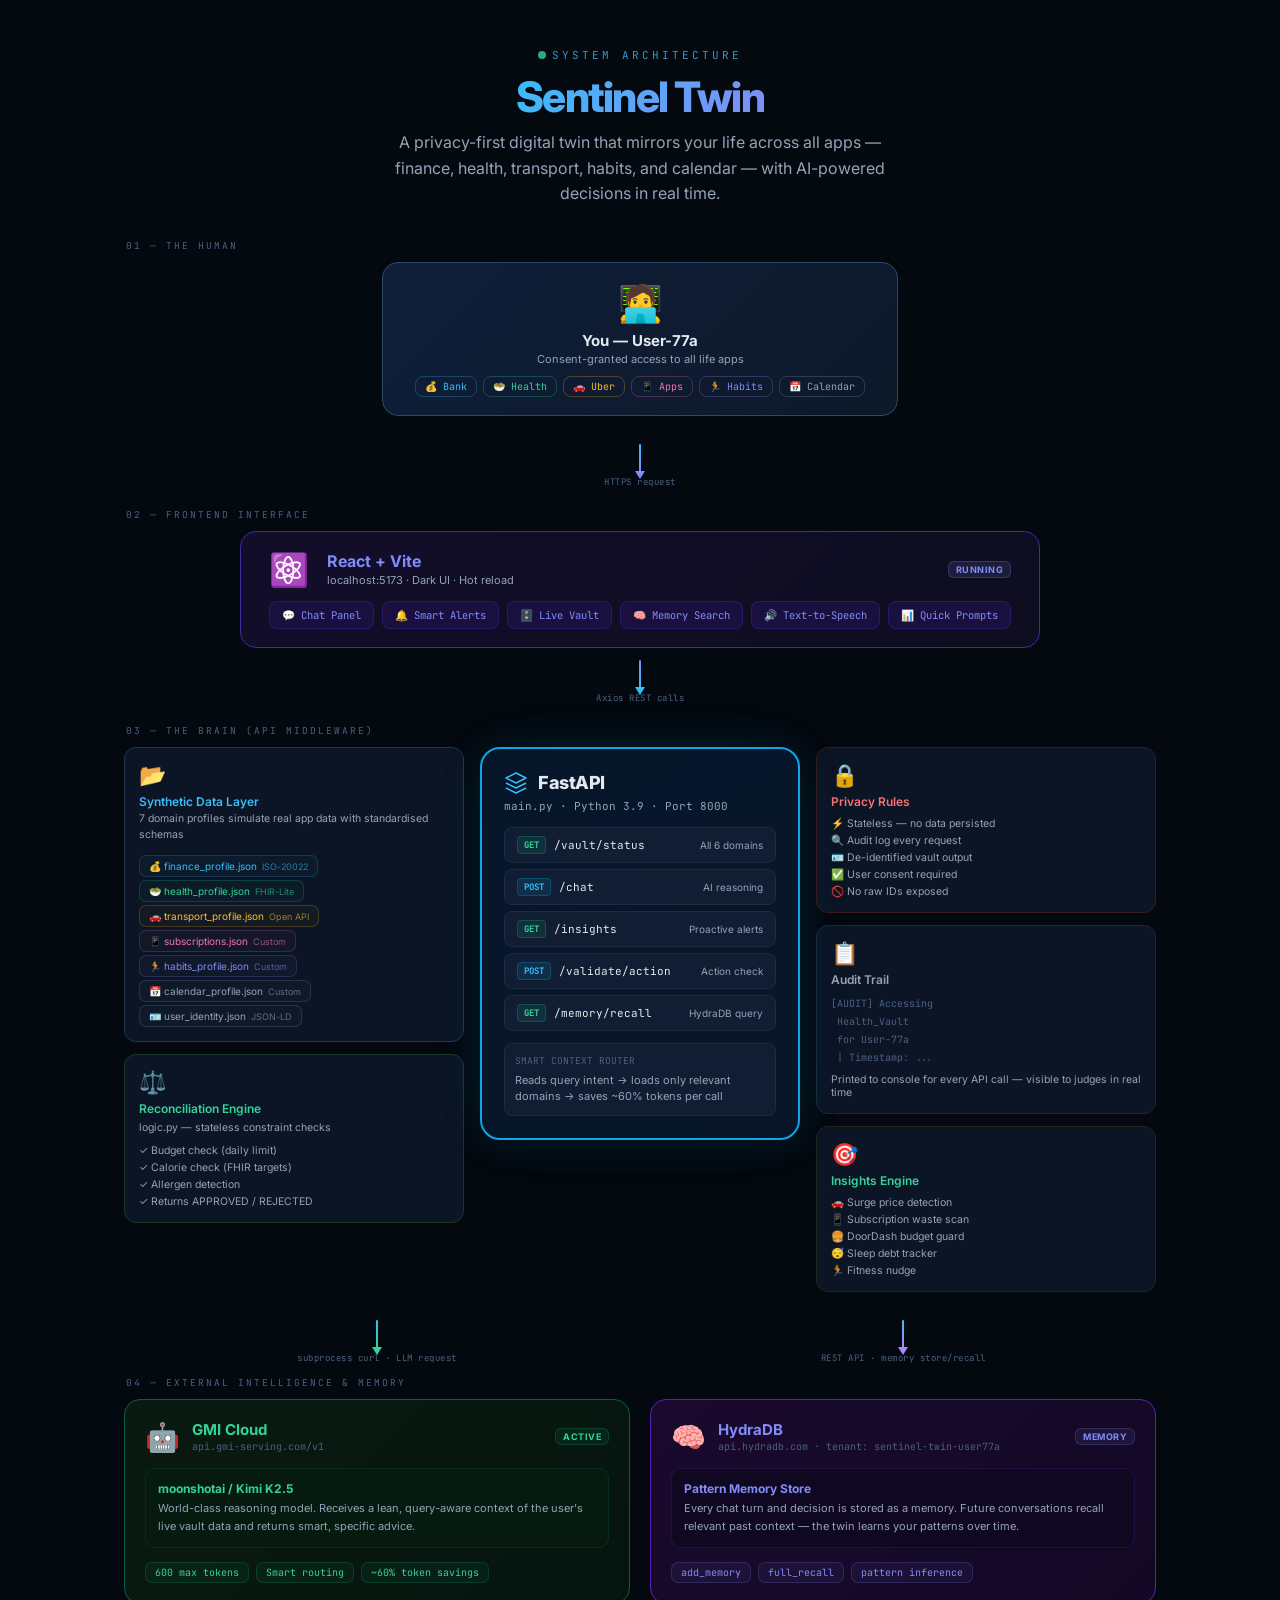
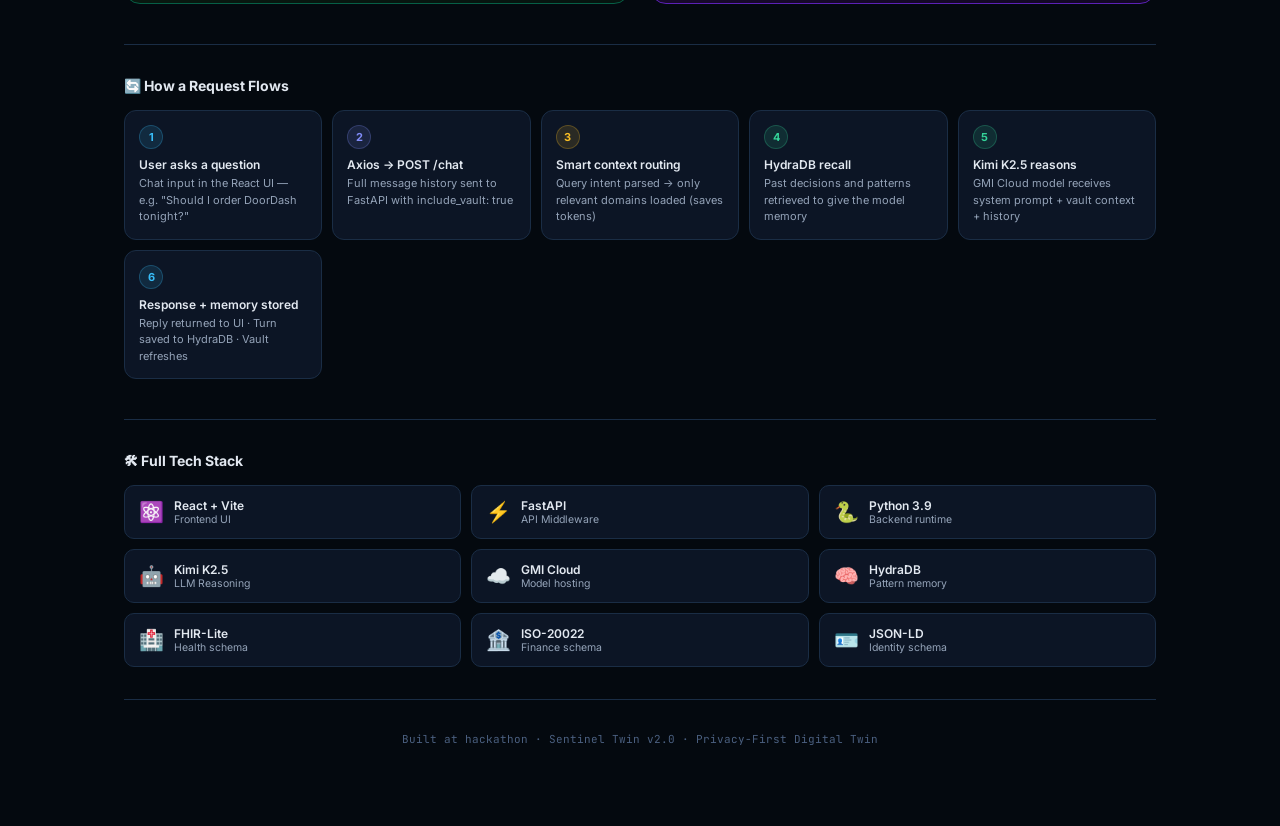
<file: Hackathon-Sentinel-Ai-Twin/architecture.html>
<!DOCTYPE html>
<html lang="en">
<head>
<meta charset="UTF-8"/>
<meta name="viewport" content="width=device-width, initial-scale=1.0"/>
<title>Sentinel Twin — Architecture</title>
<link href="https://fonts.googleapis.com/css2?family=Inter:wght@300;400;500;600;700;800&family=JetBrains+Mono:wght@400;500&display=swap" rel="stylesheet"/>
<style>
*,*::before,*::after{box-sizing:border-box;margin:0;padding:0}
:root{
  --bg:#04090f;
  --bg2:#080f1c;
  --bg3:#0c1525;
  --bg4:#101d32;
  --cyan:#38bdf8;
  --cyan2:#0ea5e9;
  --purple:#818cf8;
  --green:#34d399;
  --amber:#fbbf24;
  --red:#f87171;
  --pink:#f472b6;
  --border:#1a2d45;
  --border2:#1f3a58;
  --text:#e2e8f0;
  --text2:#94a3b8;
  --text3:#4b6080;
}
body{background:var(--bg);color:var(--text);font-family:'Inter',sans-serif;min-height:100vh;overflow-x:hidden}

/* ── HEADER ── */
.header{text-align:center;padding:48px 20px 32px;position:relative}
.header-eyebrow{font-size:11px;font-family:'JetBrains Mono',monospace;letter-spacing:3px;color:var(--cyan);text-transform:uppercase;margin-bottom:12px;opacity:0.8}
.header h1{font-size:42px;font-weight:800;letter-spacing:-1.5px;line-height:1.1}
.header h1 span{background:linear-gradient(135deg,var(--cyan),var(--purple));-webkit-background-clip:text;-webkit-text-fill-color:transparent}
.header p{color:var(--text2);font-size:16px;margin-top:10px;max-width:520px;margin-inline:auto;line-height:1.6}
.live-dot{display:inline-block;width:8px;height:8px;border-radius:50%;background:var(--green);margin-right:6px;animation:pulse 2s ease infinite}
@keyframes pulse{0%,100%{box-shadow:0 0 0 0 #34d39966}50%{box-shadow:0 0 0 8px transparent}}

/* ── CANVAS ── */
.canvas{max-width:1080px;margin:0 auto;padding:0 24px 60px;position:relative}

/* ── SECTION LABEL ── */
.section-label{font-size:9.5px;font-family:'JetBrains Mono',monospace;letter-spacing:2px;text-transform:uppercase;color:var(--text3);margin-bottom:10px;padding-left:2px}

/* ── CARDS ── */
.card{background:var(--bg3);border:1px solid var(--border);border-radius:14px;padding:16px 18px;position:relative;transition:border-color .2s}
.card:hover{border-color:var(--border2)}
.card-title{font-size:13px;font-weight:600;display:flex;align-items:center;gap:8px}
.card-sub{font-size:11px;color:var(--text2);margin-top:3px;font-family:'JetBrains Mono',monospace}
.card-badge{font-size:9px;font-weight:700;padding:2px 7px;border-radius:6px;letter-spacing:.5px;margin-left:auto;flex-shrink:0}

/* ── ROW 1: USER ── */
.row-user{display:flex;justify-content:center;margin-bottom:28px}
.user-card{background:linear-gradient(135deg,#0f1f3a,#0d1829);border:1.5px solid #2a4a6b;border-radius:16px;padding:18px 32px;text-align:center;min-width:280px}
.user-icon{font-size:36px;margin-bottom:6px}
.user-title{font-size:15px;font-weight:700}
.user-sub{font-size:11px;color:var(--text2);margin-top:2px}
.user-tags{display:flex;gap:6px;justify-content:center;margin-top:10px;flex-wrap:wrap}
.tag{font-size:10px;padding:3px 9px;border-radius:8px;font-family:'JetBrains Mono',monospace;border:1px solid}

/* ── ROW 2: FRONTEND ── */
.row-frontend{display:flex;justify-content:center;margin-bottom:28px}
.frontend-card{background:linear-gradient(135deg,#130d2a,#0e0d20);border:1.5px solid #3730a3;border-radius:16px;padding:18px 28px;min-width:480px}
.frontend-inner{display:flex;align-items:center;gap:18px}
.frontend-icon{font-size:32px}
.frontend-panels{display:flex;gap:8px;margin-top:12px;flex-wrap:wrap}
.fp{background:#1a1040;border:1px solid #3730a360;border-radius:8px;padding:6px 12px;font-size:10.5px;color:var(--purple);font-family:'JetBrains Mono',monospace}

/* ── ROW 3: BRAIN ── */
.row-brain{display:grid;grid-template-columns:1fr 320px 1fr;gap:16px;margin-bottom:28px;align-items:start}

.brain-card{background:linear-gradient(145deg,#061629,#08152a);border:2px solid var(--cyan2);border-radius:20px;padding:22px;box-shadow:0 0 40px #0ea5e920,0 0 80px #0ea5e908}
.brain-title{font-size:18px;font-weight:800;letter-spacing:-.5px;display:flex;align-items:center;gap:10px}
.brain-title svg{flex-shrink:0}
.brain-sub{font-size:11px;color:var(--text2);margin-top:4px;font-family:'JetBrains Mono',monospace}
.endpoints{display:flex;flex-direction:column;gap:6px;margin-top:14px}
.ep{display:flex;align-items:center;gap:8px;background:var(--bg4);border:1px solid var(--border);border-radius:8px;padding:8px 12px}
.ep-method{font-size:9px;font-weight:700;padding:2px 6px;border-radius:4px;font-family:'JetBrains Mono',monospace;flex-shrink:0}
.ep-method.get{background:#10b98120;color:var(--green);border:1px solid #10b98140}
.ep-method.post{background:#0ea5e920;color:var(--cyan);border:1px solid #0ea5e940}
.ep-path{font-size:11px;color:var(--text);font-family:'JetBrains Mono',monospace}
.ep-desc{font-size:10px;color:var(--text2);margin-left:auto;text-align:right}

/* side columns */
.side-col{display:flex;flex-direction:column;gap:12px}
.side-card{background:var(--bg3);border:1px solid var(--border);border-radius:12px;padding:14px}
.side-icon{font-size:22px;margin-bottom:6px}
.side-title{font-size:12px;font-weight:600}
.side-sub{font-size:10.5px;color:var(--text2);margin-top:2px;line-height:1.5}
.side-stack{font-size:9.5px;font-family:'JetBrains Mono',monospace;color:var(--text3);margin-top:6px}

/* data domains left */
.domain-tag{display:inline-flex;align-items:center;gap:5px;font-size:10px;padding:4px 9px;border-radius:7px;margin:3px 3px 0 0;border:1px solid}

/* ── ROW 4: EXTERNAL ── */
.row-external{display:grid;grid-template-columns:1fr 1fr;gap:20px;margin-bottom:40px}
.ext-card{border-radius:16px;padding:20px;display:flex;flex-direction:column;gap:10px}
.ext-card.gmi{background:linear-gradient(135deg,#0a1a10,#061410);border:1.5px solid #065f46}
.ext-card.hydra{background:linear-gradient(135deg,#1a0a2e,#120824);border:1.5px solid #5b21b6}
.ext-header{display:flex;align-items:center;gap:12px}
.ext-icon{font-size:28px}
.ext-title{font-size:15px;font-weight:700}
.ext-version{font-size:10px;font-family:'JetBrains Mono',monospace;color:var(--text3);margin-top:1px}
.ext-detail{font-size:12px;color:var(--text2);line-height:1.6}
.ext-features{display:flex;gap:7px;flex-wrap:wrap;margin-top:4px}
.ef{font-size:10px;padding:3px 9px;border-radius:7px;font-family:'JetBrains Mono',monospace}

/* ── FLOW ARROWS ── */
.arrows{display:flex;flex-direction:column;align-items:center;gap:2px;margin:8px 0}
.arrow-line{width:2px;height:18px;background:linear-gradient(to bottom,var(--cyan),var(--cyan2));border-radius:1px;position:relative}
.arrow-line::after{content:'';position:absolute;bottom:-6px;left:50%;transform:translateX(-50%);width:0;height:0;border-left:5px solid transparent;border-right:5px solid transparent;border-top:7px solid var(--cyan2)}
.arrow-label{font-size:9.5px;font-family:'JetBrains Mono',monospace;color:var(--text3);letter-spacing:.5px;white-space:nowrap}

/* ── FLOW NUMBERS ── */
.flow-section{margin-bottom:40px}
.flow-title{font-size:14px;font-weight:700;margin-bottom:16px;color:var(--text)}
.flow-steps{display:grid;grid-template-columns:repeat(auto-fill,minmax(180px,1fr));gap:10px}
.flow-step{background:var(--bg3);border:1px solid var(--border);border-radius:12px;padding:14px;position:relative}
.flow-num{width:24px;height:24px;border-radius:50%;display:flex;align-items:center;justify-content:center;font-size:11px;font-weight:700;margin-bottom:8px;flex-shrink:0}
.flow-step-title{font-size:12px;font-weight:600;margin-bottom:3px}
.flow-step-desc{font-size:11px;color:var(--text2);line-height:1.5}

/* ── STACK TABLE ── */
.stack-section{margin-bottom:20px}
.stack-grid{display:grid;grid-template-columns:repeat(3,1fr);gap:10px}
.stack-item{background:var(--bg3);border:1px solid var(--border);border-radius:10px;padding:12px 14px;display:flex;align-items:center;gap:10px}
.stack-icon{font-size:20px}
.stack-name{font-size:12px;font-weight:600}
.stack-role{font-size:10.5px;color:var(--text2)}

/* divider */
.divider{border:none;border-top:1px solid var(--border);margin:32px 0}

/* animated pulse ring on brain */
.pulse-ring{position:absolute;inset:-4px;border-radius:24px;border:1px solid var(--cyan2);opacity:0;animation:ring 3s ease infinite}
.pulse-ring:nth-child(2){animation-delay:1s}
.pulse-ring:nth-child(3){animation-delay:2s}
@keyframes ring{0%{opacity:.4;transform:scale(1)}100%{opacity:0;transform:scale(1.04)}}

/* data flow animation */
.flow-dot{width:6px;height:6px;border-radius:50%;background:var(--cyan);position:absolute;animation:flowDown 2s linear infinite;left:50%;transform:translateX(-50%)}
@keyframes flowDown{0%{top:0;opacity:1}100%{top:100%;opacity:0}}
</style>
</head>
<body>

<div class="header">
  <div class="header-eyebrow"><span class="live-dot"></span>System Architecture</div>
  <h1><span>Sentinel Twin</span></h1>
  <p>A privacy-first digital twin that mirrors your life across all apps — finance, health, transport, habits, and calendar — with AI-powered decisions in real time.</p>
</div>

<div class="canvas">

  <!-- ── USER ── -->
  <div class="section-label">01 — The Human</div>
  <div class="row-user">
    <div class="user-card">
      <div class="user-icon">🧑‍💻</div>
      <div class="user-title">You — User-77a</div>
      <div class="user-sub">Consent-granted access to all life apps</div>
      <div class="user-tags">
        <span class="tag" style="border-color:#38bdf840;color:var(--cyan)">💰 Bank</span>
        <span class="tag" style="border-color:#34d39940;color:var(--green)">🥗 Health</span>
        <span class="tag" style="border-color:#fbbf2440;color:var(--amber)">🚗 Uber</span>
        <span class="tag" style="border-color:#f472b640;color:var(--pink)">📱 Apps</span>
        <span class="tag" style="border-color:#a78bfa40;color:var(--purple)">🏃 Habits</span>
        <span class="tag" style="border-color:#94a3b840;color:var(--text2)">📅 Calendar</span>
      </div>
    </div>
  </div>

  <!-- arrow down -->
  <div style="display:flex;flex-direction:column;align-items:center;gap:4px;margin-bottom:20px">
    <div style="width:2px;height:28px;background:linear-gradient(to bottom,#38bdf8,#818cf8);border-radius:1px;position:relative">
      <div style="position:absolute;bottom:-7px;left:50%;transform:translateX(-50%);width:0;height:0;border-left:5px solid transparent;border-right:5px solid transparent;border-top:8px solid #818cf8"></div>
    </div>
    <span style="font-size:9px;font-family:'JetBrains Mono',monospace;color:var(--text3);letter-spacing:.5px">HTTPS request</span>
  </div>

  <!-- ── FRONTEND ── -->
  <div class="section-label">02 — Frontend Interface</div>
  <div class="row-frontend" style="margin-bottom:8px">
    <div class="frontend-card">
      <div class="frontend-inner">
        <div class="frontend-icon">⚛️</div>
        <div>
          <div style="font-size:16px;font-weight:700;color:var(--purple)">React + Vite</div>
          <div style="font-size:11px;color:var(--text2);margin-top:2px">localhost:5173 · Dark UI · Hot reload</div>
        </div>
        <span class="card-badge" style="background:#818cf820;color:var(--purple);border:1px solid #818cf840">RUNNING</span>
      </div>
      <div class="frontend-panels">
        <div class="fp">💬 Chat Panel</div>
        <div class="fp">🔔 Smart Alerts</div>
        <div class="fp">🗄️ Live Vault</div>
        <div class="fp">🧠 Memory Search</div>
        <div class="fp">🔊 Text-to-Speech</div>
        <div class="fp">📊 Quick Prompts</div>
      </div>
    </div>
  </div>

  <div style="display:flex;flex-direction:column;align-items:center;gap:4px;margin-bottom:20px;margin-top:12px">
    <div style="width:2px;height:28px;background:linear-gradient(to bottom,#818cf8,#38bdf8);border-radius:1px;position:relative">
      <div style="position:absolute;bottom:-7px;left:50%;transform:translateX(-50%);width:0;height:0;border-left:5px solid transparent;border-right:5px solid transparent;border-top:8px solid #38bdf8"></div>
    </div>
    <span style="font-size:9px;font-family:'JetBrains Mono',monospace;color:var(--text3);letter-spacing:.5px">Axios REST calls</span>
  </div>

  <!-- ── BRAIN ROW ── -->
  <div class="section-label">03 — The Brain (API Middleware)</div>
  <div class="row-brain">

    <!-- LEFT: Data Layer -->
    <div class="side-col">
      <div class="side-card" style="border-color:#1e3a4a">
        <div class="side-icon">📂</div>
        <div class="side-title" style="color:var(--cyan)">Synthetic Data Layer</div>
        <div class="side-sub">7 domain profiles simulate real app data with standardised schemas</div>
        <div style="margin-top:10px">
          <div class="domain-tag" style="border-color:#38bdf830;color:var(--cyan);background:#38bdf808">💰 finance_profile.json<br><span style="font-size:9px;opacity:.6">ISO-20022</span></div>
          <div class="domain-tag" style="border-color:#34d39930;color:var(--green);background:#34d39908">🥗 health_profile.json<br><span style="font-size:9px;opacity:.6">FHIR-Lite</span></div>
          <div class="domain-tag" style="border-color:#fbbf2430;color:var(--amber);background:#fbbf2408">🚗 transport_profile.json<br><span style="font-size:9px;opacity:.6">Open API</span></div>
          <div class="domain-tag" style="border-color:#f472b630;color:var(--pink);background:#f472b608">📱 subscriptions.json<br><span style="font-size:9px;opacity:.6">Custom</span></div>
          <div class="domain-tag" style="border-color:#a78bfa30;color:var(--purple);background:#a78bfa08">🏃 habits_profile.json<br><span style="font-size:9px;opacity:.6">Custom</span></div>
          <div class="domain-tag" style="border-color:#94a3b830;color:var(--text2);background:#94a3b808">📅 calendar_profile.json<br><span style="font-size:9px;opacity:.6">Custom</span></div>
          <div class="domain-tag" style="border-color:#94a3b830;color:var(--text2);background:#94a3b808">🪪 user_identity.json<br><span style="font-size:9px;opacity:.6">JSON-LD</span></div>
        </div>
      </div>
      <div class="side-card" style="border-color:#1a3a20">
        <div class="side-icon">⚖️</div>
        <div class="side-title" style="color:var(--green)">Reconciliation Engine</div>
        <div class="side-sub" style="margin-top:4px">logic.py — stateless constraint checks</div>
        <div style="margin-top:8px;display:flex;flex-direction:column;gap:4px">
          <div style="font-size:10.5px;color:var(--text2)">✓ Budget check (daily limit)</div>
          <div style="font-size:10.5px;color:var(--text2)">✓ Calorie check (FHIR targets)</div>
          <div style="font-size:10.5px;color:var(--text2)">✓ Allergen detection</div>
          <div style="font-size:10.5px;color:var(--text2)">✓ Returns APPROVED / REJECTED</div>
        </div>
      </div>
    </div>

    <!-- CENTER: FastAPI Brain -->
    <div style="position:relative">
      <div class="pulse-ring"></div>
      <div class="pulse-ring"></div>
      <div class="brain-card">
        <div class="brain-title">
          <svg width="24" height="24" viewBox="0 0 24 24" fill="none">
            <path d="M12 2L2 7l10 5 10-5-10-5z" stroke="#38bdf8" stroke-width="1.5" stroke-linejoin="round"/>
            <path d="M2 17l10 5 10-5" stroke="#38bdf8" stroke-width="1.5" stroke-linejoin="round"/>
            <path d="M2 12l10 5 10-5" stroke="#38bdf8" stroke-width="1.5" stroke-linejoin="round"/>
          </svg>
          FastAPI
        </div>
        <div class="brain-sub">main.py · Python 3.9 · Port 8000</div>

        <div class="endpoints">
          <div class="ep">
            <span class="ep-method get">GET</span>
            <span class="ep-path">/vault/status</span>
            <span class="ep-desc">All 6 domains</span>
          </div>
          <div class="ep">
            <span class="ep-method post">POST</span>
            <span class="ep-path">/chat</span>
            <span class="ep-desc">AI reasoning</span>
          </div>
          <div class="ep">
            <span class="ep-method get">GET</span>
            <span class="ep-path">/insights</span>
            <span class="ep-desc">Proactive alerts</span>
          </div>
          <div class="ep">
            <span class="ep-method post">POST</span>
            <span class="ep-path">/validate/action</span>
            <span class="ep-desc">Action check</span>
          </div>
          <div class="ep">
            <span class="ep-method get">GET</span>
            <span class="ep-path">/memory/recall</span>
            <span class="ep-desc">HydraDB query</span>
          </div>
        </div>

        <div style="margin-top:12px;padding:10px;background:var(--bg4);border-radius:8px;border:1px solid var(--border)">
          <div style="font-size:9.5px;color:var(--text3);font-family:'JetBrains Mono',monospace;margin-bottom:5px">SMART CONTEXT ROUTER</div>
          <div style="font-size:11px;color:var(--text2);line-height:1.5">Reads query intent → loads only relevant domains → saves ~60% tokens per call</div>
        </div>
      </div>
    </div>

    <!-- RIGHT: Logic + Audit -->
    <div class="side-col">
      <div class="side-card" style="border-color:#3a1a1a">
        <div class="side-icon">🔒</div>
        <div class="side-title" style="color:var(--red)">Privacy Rules</div>
        <div style="margin-top:8px;display:flex;flex-direction:column;gap:4px">
          <div style="font-size:10.5px;color:var(--text2)">⚡ Stateless — no data persisted</div>
          <div style="font-size:10.5px;color:var(--text2)">🔍 Audit log every request</div>
          <div style="font-size:10.5px;color:var(--text2)">🪪 De-identified vault output</div>
          <div style="font-size:10.5px;color:var(--text2)">✅ User consent required</div>
          <div style="font-size:10.5px;color:var(--text2)">🚫 No raw IDs exposed</div>
        </div>
      </div>
      <div class="side-card" style="border-color:#1a2a3a">
        <div class="side-icon">📋</div>
        <div class="side-title" style="color:var(--text2)">Audit Trail</div>
        <div style="margin-top:8px;font-family:'JetBrains Mono',monospace;font-size:10px;color:var(--text3);line-height:1.8">
          [AUDIT] Accessing<br>
          &nbsp;Health_Vault<br>
          &nbsp;for User-77a<br>
          &nbsp;| Timestamp: ...
        </div>
        <div style="margin-top:6px;font-size:10.5px;color:var(--text2)">Printed to console for every API call — visible to judges in real time</div>
      </div>
      <div class="side-card" style="border-color:#1e2a1a">
        <div class="side-icon">🎯</div>
        <div class="side-title" style="color:var(--green)">Insights Engine</div>
        <div style="margin-top:8px;display:flex;flex-direction:column;gap:4px">
          <div style="font-size:10.5px;color:var(--text2)">🚗 Surge price detection</div>
          <div style="font-size:10.5px;color:var(--text2)">📱 Subscription waste scan</div>
          <div style="font-size:10.5px;color:var(--text2)">🍔 DoorDash budget guard</div>
          <div style="font-size:10.5px;color:var(--text2)">😴 Sleep debt tracker</div>
          <div style="font-size:10.5px;color:var(--text2)">🏃 Fitness nudge</div>
        </div>
      </div>
    </div>
  </div>

  <!-- arrows to external -->
  <div style="display:grid;grid-template-columns:1fr 1fr;gap:20px;margin-bottom:12px">
    <div style="display:flex;flex-direction:column;align-items:center;gap:4px">
      <div style="width:2px;height:28px;background:linear-gradient(to bottom,#38bdf8,#34d399);border-radius:1px;position:relative">
        <div style="position:absolute;bottom:-7px;left:50%;transform:translateX(-50%);width:0;height:0;border-left:5px solid transparent;border-right:5px solid transparent;border-top:8px solid #34d399"></div>
      </div>
      <span style="font-size:9px;font-family:'JetBrains Mono',monospace;color:var(--text3);letter-spacing:.5px">subprocess curl · LLM request</span>
    </div>
    <div style="display:flex;flex-direction:column;align-items:center;gap:4px">
      <div style="width:2px;height:28px;background:linear-gradient(to bottom,#38bdf8,#a78bfa);border-radius:1px;position:relative">
        <div style="position:absolute;bottom:-7px;left:50%;transform:translateX(-50%);width:0;height:0;border-left:5px solid transparent;border-right:5px solid transparent;border-top:8px solid #a78bfa"></div>
      </div>
      <span style="font-size:9px;font-family:'JetBrains Mono',monospace;color:var(--text3);letter-spacing:.5px">REST API · memory store/recall</span>
    </div>
  </div>

  <!-- ── EXTERNAL SERVICES ── -->
  <div class="section-label">04 — External Intelligence & Memory</div>
  <div class="row-external">

    <!-- GMI Cloud -->
    <div class="ext-card gmi">
      <div class="ext-header">
        <div class="ext-icon">🤖</div>
        <div>
          <div class="ext-title" style="color:var(--green)">GMI Cloud</div>
          <div class="ext-version">api.gmi-serving.com/v1</div>
        </div>
        <span class="card-badge" style="background:#10b98118;color:var(--green);border:1px solid #10b98130;margin-left:auto">ACTIVE</span>
      </div>
      <div style="background:#061a10;border:1px solid #065f4640;border-radius:10px;padding:12px;margin-top:4px">
        <div style="font-size:12px;font-weight:700;color:var(--green);margin-bottom:4px">moonshotai / Kimi K2.5</div>
        <div style="font-size:11px;color:var(--text2);line-height:1.6">World-class reasoning model. Receives a lean, query-aware context of the user's live vault data and returns smart, specific advice.</div>
      </div>
      <div class="ext-features">
        <span class="ef" style="background:#10b98110;color:var(--green);border:1px solid #10b98130">600 max tokens</span>
        <span class="ef" style="background:#10b98110;color:var(--green);border:1px solid #10b98130">Smart routing</span>
        <span class="ef" style="background:#10b98110;color:var(--green);border:1px solid #10b98130">~60% token savings</span>
      </div>
    </div>

    <!-- HydraDB -->
    <div class="ext-card hydra">
      <div class="ext-header">
        <div class="ext-icon">🧠</div>
        <div>
          <div class="ext-title" style="color:var(--purple)">HydraDB</div>
          <div class="ext-version">api.hydradb.com · tenant: sentinel-twin-user77a</div>
        </div>
        <span class="card-badge" style="background:#818cf818;color:var(--purple);border:1px solid #818cf830;margin-left:auto">MEMORY</span>
      </div>
      <div style="background:#100820;border:1px solid #5b21b640;border-radius:10px;padding:12px;margin-top:4px">
        <div style="font-size:12px;font-weight:700;color:var(--purple);margin-bottom:4px">Pattern Memory Store</div>
        <div style="font-size:11px;color:var(--text2);line-height:1.6">Every chat turn and decision is stored as a memory. Future conversations recall relevant past context — the twin learns your patterns over time.</div>
      </div>
      <div class="ext-features">
        <span class="ef" style="background:#818cf810;color:var(--purple);border:1px solid #818cf830">add_memory</span>
        <span class="ef" style="background:#818cf810;color:var(--purple);border:1px solid #818cf830">full_recall</span>
        <span class="ef" style="background:#818cf810;color:var(--purple);border:1px solid #818cf830">pattern inference</span>
      </div>
    </div>
  </div>

  <hr class="divider"/>

  <!-- ── FLOW ── -->
  <div class="flow-section">
    <div class="flow-title">🔄 How a Request Flows</div>
    <div class="flow-steps">
      <div class="flow-step">
        <div class="flow-num" style="background:#38bdf820;color:var(--cyan);border:1px solid #38bdf840">1</div>
        <div class="flow-step-title">User asks a question</div>
        <div class="flow-step-desc">Chat input in the React UI — e.g. "Should I order DoorDash tonight?"</div>
      </div>
      <div class="flow-step">
        <div class="flow-num" style="background:#818cf820;color:var(--purple);border:1px solid #818cf840">2</div>
        <div class="flow-step-title">Axios → POST /chat</div>
        <div class="flow-step-desc">Full message history sent to FastAPI with include_vault: true</div>
      </div>
      <div class="flow-step">
        <div class="flow-num" style="background:#fbbf2420;color:var(--amber);border:1px solid #fbbf2440">3</div>
        <div class="flow-step-title">Smart context routing</div>
        <div class="flow-step-desc">Query intent parsed → only relevant domains loaded (saves tokens)</div>
      </div>
      <div class="flow-step">
        <div class="flow-num" style="background:#34d39920;color:var(--green);border:1px solid #34d39940">4</div>
        <div class="flow-step-title">HydraDB recall</div>
        <div class="flow-step-desc">Past decisions and patterns retrieved to give the model memory</div>
      </div>
      <div class="flow-step">
        <div class="flow-num" style="background:#34d39920;color:var(--green);border:1px solid #34d39940">5</div>
        <div class="flow-step-title">Kimi K2.5 reasons</div>
        <div class="flow-step-desc">GMI Cloud model receives system prompt + vault context + history</div>
      </div>
      <div class="flow-step">
        <div class="flow-num" style="background:#38bdf820;color:var(--cyan);border:1px solid #38bdf840">6</div>
        <div class="flow-step-title">Response + memory stored</div>
        <div class="flow-step-desc">Reply returned to UI · Turn saved to HydraDB · Vault refreshes</div>
      </div>
    </div>
  </div>

  <hr class="divider"/>

  <!-- ── STACK ── -->
  <div class="stack-section">
    <div class="flow-title">🛠 Full Tech Stack</div>
    <div style="margin-top:14px" class="stack-grid">
      <div class="stack-item"><span class="stack-icon">⚛️</span><div><div class="stack-name">React + Vite</div><div class="stack-role">Frontend UI</div></div></div>
      <div class="stack-item"><span class="stack-icon">⚡</span><div><div class="stack-name">FastAPI</div><div class="stack-role">API Middleware</div></div></div>
      <div class="stack-item"><span class="stack-icon">🐍</span><div><div class="stack-name">Python 3.9</div><div class="stack-role">Backend runtime</div></div></div>
      <div class="stack-item"><span class="stack-icon">🤖</span><div><div class="stack-name">Kimi K2.5</div><div class="stack-role">LLM Reasoning</div></div></div>
      <div class="stack-item"><span class="stack-icon">☁️</span><div><div class="stack-name">GMI Cloud</div><div class="stack-role">Model hosting</div></div></div>
      <div class="stack-item"><span class="stack-icon">🧠</span><div><div class="stack-name">HydraDB</div><div class="stack-role">Pattern memory</div></div></div>
      <div class="stack-item"><span class="stack-icon">🏥</span><div><div class="stack-name">FHIR-Lite</div><div class="stack-role">Health schema</div></div></div>
      <div class="stack-item"><span class="stack-icon">🏦</span><div><div class="stack-name">ISO-20022</div><div class="stack-role">Finance schema</div></div></div>
      <div class="stack-item"><span class="stack-icon">🪪</span><div><div class="stack-name">JSON-LD</div><div class="stack-role">Identity schema</div></div></div>
    </div>
  </div>

  <hr class="divider"/>

  <div style="text-align:center;color:var(--text3);font-size:11px;font-family:'JetBrains Mono',monospace;padding-bottom:20px">
    Built at hackathon · Sentinel Twin v2.0 · Privacy-First Digital Twin
  </div>

</div>
</body>
</html>
</file>
